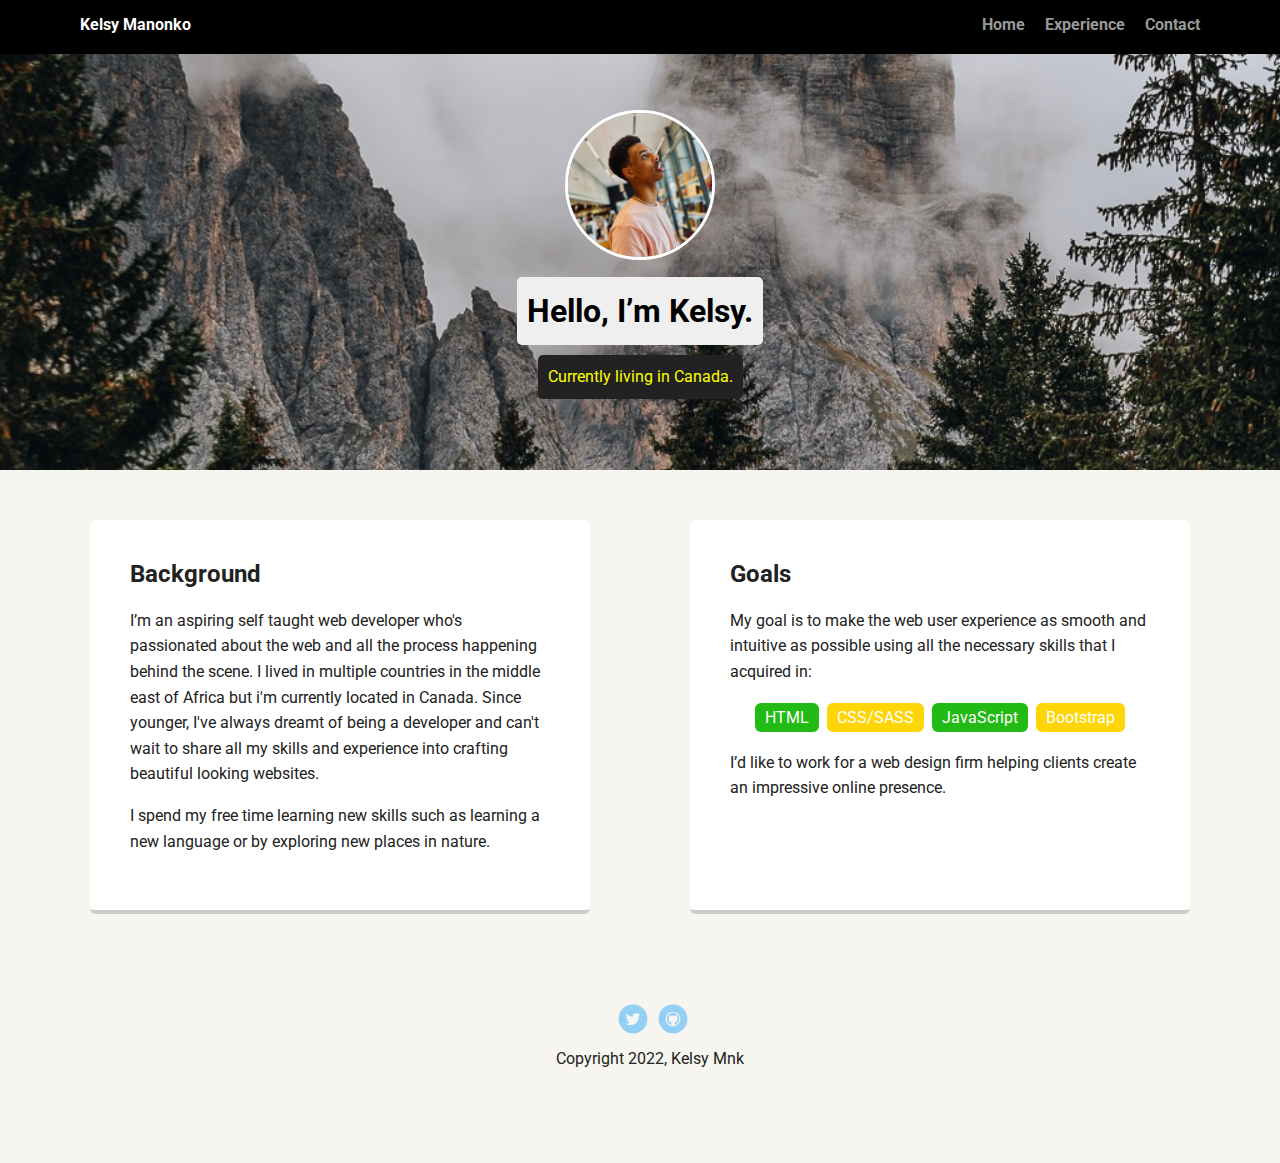
<file: index.html>
<!doctype html>
<html lang="en">
<head>
  <meta charset="utf-8">
  <title>Kelsy Mnk's Profile</title>
  <meta name="viewport" content="width=device-width, initial-scale=1.0">
  <link rel="stylesheet" href="styles.css">
  <link href="https://fonts.googleapis.com/css?family=Muli%7CRoboto:400,300,500,700,900" rel="stylesheet"></head>
  <body>

    <nav>
        <ul class="nav">
          <li class="name">Kelsy Manonko</li>
          <li><a href="index.html">Home</a></li>
          <li><a href="experience.html">Experience</a></li>
          <li><a href="Contact.html">Contact</a></li>
        </ul>
    </nav>

    <header>
      <img src="images/myprofile.jpeg" alt="A picture of myself" class="profile-image">
      <h1 class="tag name">Hello, I’m Kelsy.</h1>
      <p class="tag location">Currently living in Canada.</p>
    </header>

    <main class="flex">
      <section>
        <h2>Background</h2>
        <p>I’m an aspiring self taught web developer who's passionated about the web and all the process happening behind the scene. I lived in multiple countries in the middle east of Africa but i'm currently located in Canada. Since younger, I've always dreamt of being a developer and can't wait to share all my skills and experience into crafting beautiful looking websites.</p>
        <p>I spend my free time learning new skills such as learning a new language or by exploring new places in nature. </p>
      </section>

      <section>
        <h2>Goals</h2>
        <p>My goal is to make the web user experience as smooth and intuitive as possible using all the necessary skills that I acquired in: </p>
        <ul class="skills">
          <li>HTML</li>
          <li>CSS/SASS</li>
          <li>JavaScript</li>
          <li>Bootstrap</li>
          <!-- <li>React.JS</li> -->
        </ul>
        <p>I’d like to work for a web design firm helping clients create an impressive online presence.</p>
      </section>

    </main>
    <footer>
      <ul>
        <li><a href="https://twitter.com/KLC_Nft" class="social twitter">Twitter</a></li>
        <li><a href="https://github.com/ThHumvn" class="social github">Github</a></li>
      </ul>
      <p class="copyright">Copyright 2022, Kelsy Mnk</p>
    </footer>
  </body>
  </html>
</file>
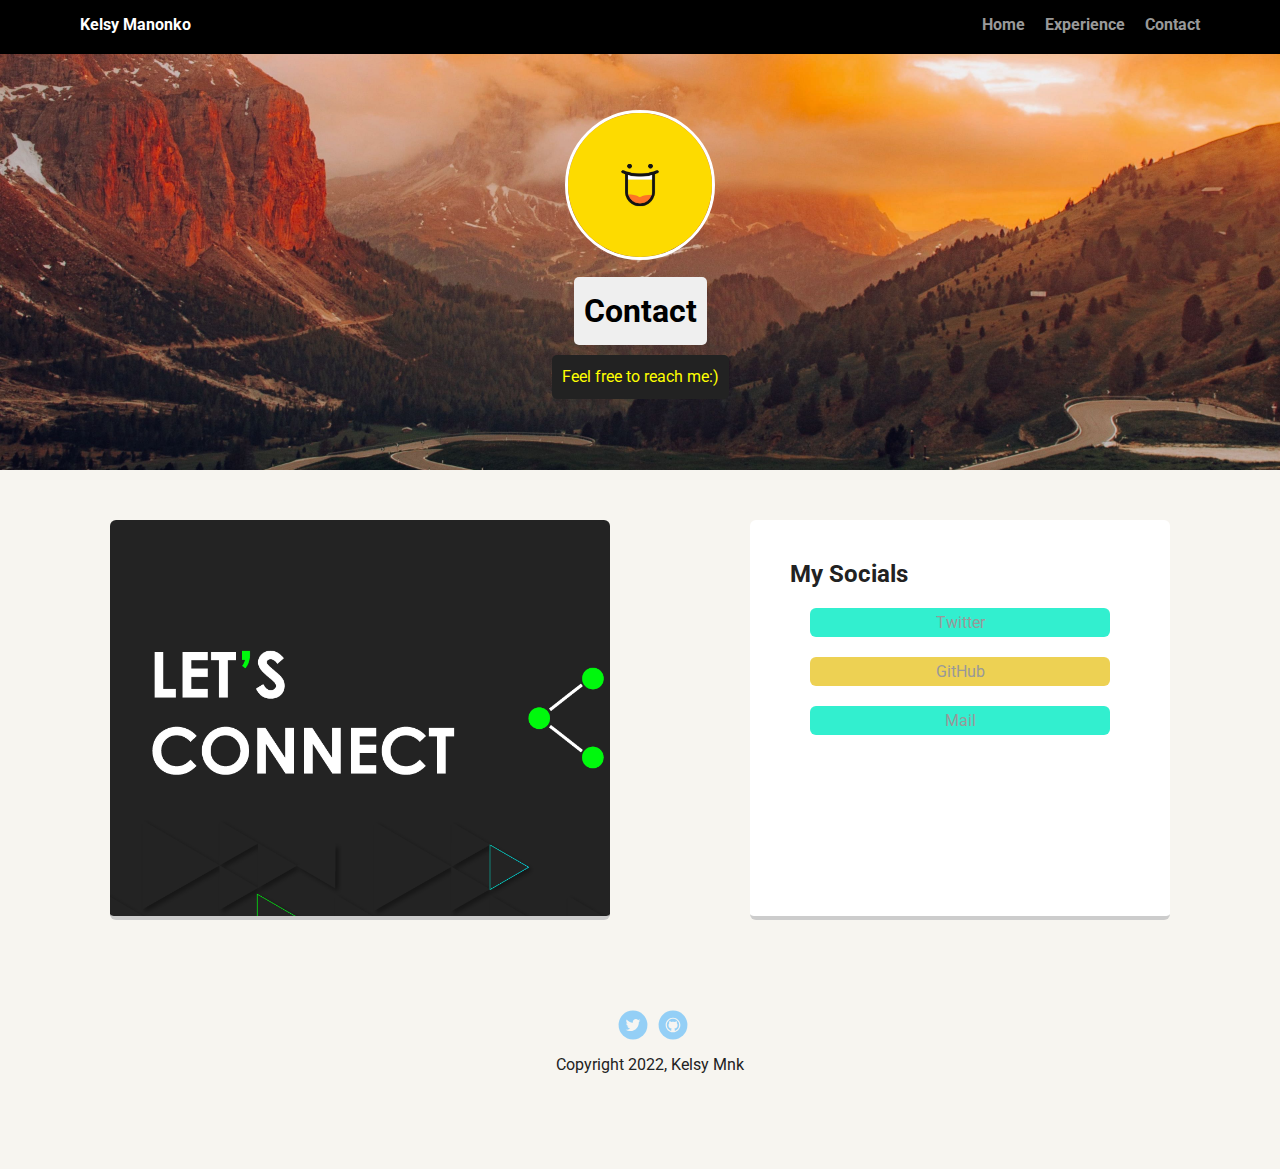
<file: Contact.html>
<!doctype html>
<html lang="en">
<head>
  <meta charset="utf-8">
  <title>Contact</title>
  <meta name="viewport" content="width=device-width, initial-scale=1.0">
  <link rel="stylesheet" href="styles.css">
  <link href="https://fonts.googleapis.com/css?family=Muli%7CRoboto:400,300,500,700,900" rel="stylesheet"></head>
  <body>

    <nav>
        <ul class="nav">
          <li class="name">Kelsy Manonko</li>
          <li><a href="index.html">Home</a></li>
          <li><a href="experience.html">Experience</a></li>
          <li><a href="Contact.html">Contact</a></li>
        </ul>
    </nav>

    <div class="newheader"> <header>
      <img src="images/Smile.jpeg" alt="A picture of a smile" class="profile1-image">
      <h1 class="tag name">Contact</h1>
      <p class="tag location">Feel free to reach me:)</p>
    </header> </div>

    <main class="flex">
      <div class="myinfo">
        <!--"let's connect" image-->
      </div> 

      <section>
        <h2>My Socials</h2>

        <ul class="mysocials">
          <li><a href="https://twitter.com/KLC_Nft">Twitter</a></li> 
          <li><a href="https://github.com/ThHumvn">GitHub</a></li> 
          <li><a href="mailto:mkelsy@icloud.com">Mail</a></li> 
          
        </ul>
        
      </section>

    </main>
    <footer>
      <ul>
        <li><a href="https://twitter.com/KLC_Nft" class="social twitter">Twitter</a></li>
        <li><a href="https://github.com/ThHumvn" class="social github">Github</a></li>
      </ul>
      <p class="copyright">Copyright 2022, Kelsy Mnk</p>
    </footer>
  </body>
  </html>
</file>
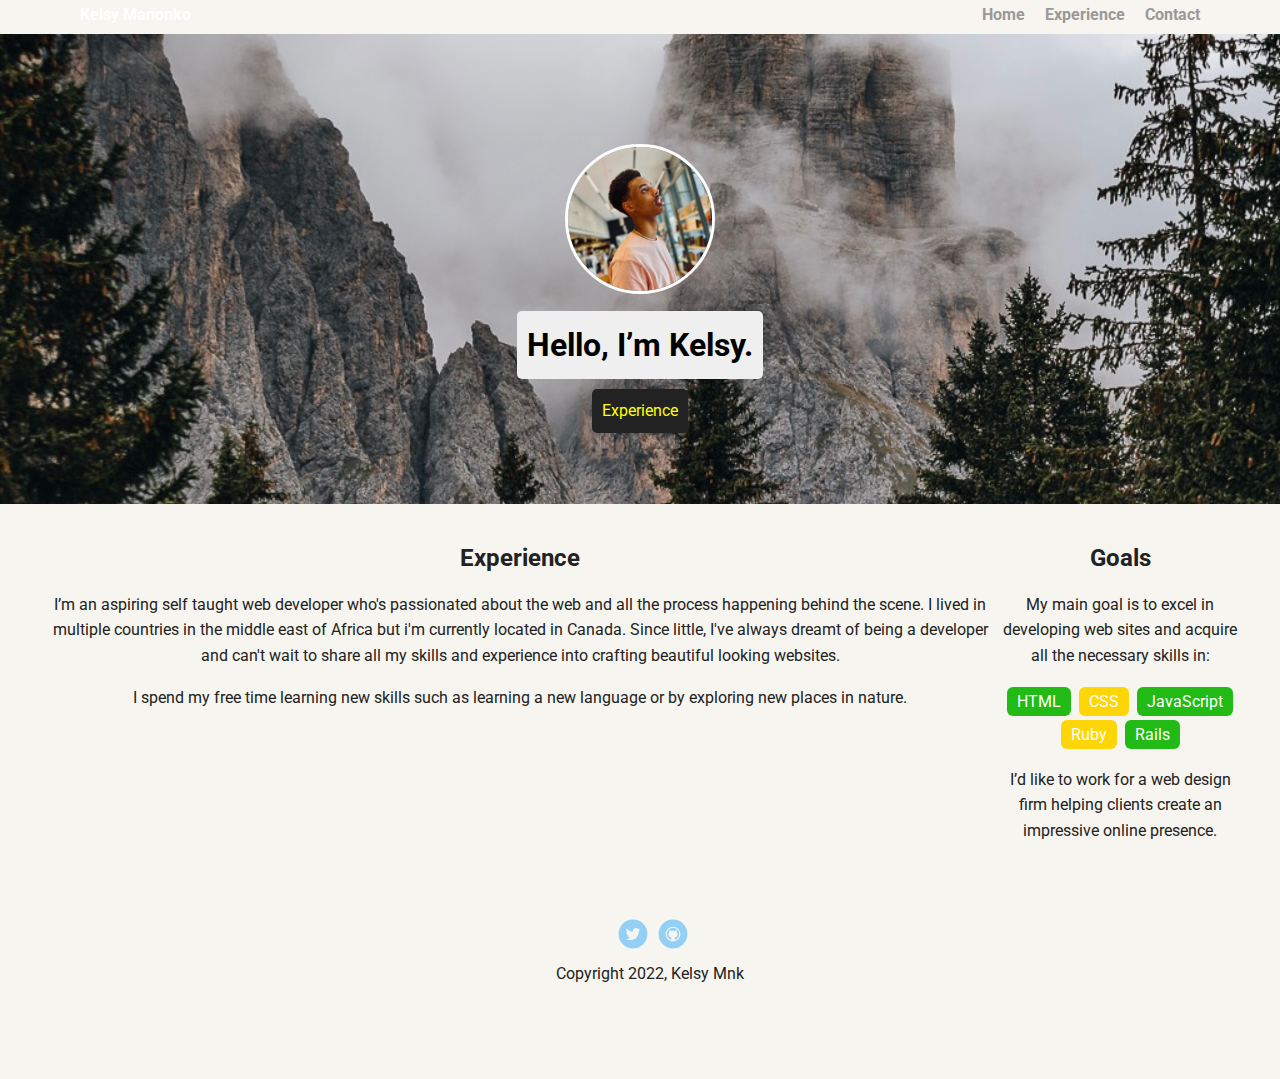
<file: experience.html>
<!doctype html>
<html lang="en">
<head>
  <meta charset="utf-8">
  <title>Experience</title>
  <meta name="viewport" content="width=device-width, initial-scale=1.0">
  <link rel="stylesheet" href="styles.css">
  <link href="https://fonts.googleapis.com/css?family=Muli%7CRoboto:400,300,500,700,900" rel="stylesheet"></head>
  <body>

    <div class="main-nav">
        <ul class="nav">
          <li class="name">Kelsy Manonko</li>
          <li><a href="index.html">Home</a></li>
          <li><a href="experience.html">Experience</a></li>
          <li><a href="Contact.html">Contact</a></li>
        </ul>
    </div>

    <header>
      <img src="images/myprofile.jpeg" alt="A picture of myself" class="profile-image">
      <h1 class="tag name">Hello, I’m Kelsy.</h1>
      <p class="tag location">Experience</p>
    </header>

    <main class="flex">
      <div class="card">
        <h2>Experience</h2>
        <p>I’m an aspiring self taught web developer who's passionated about the web and all the process happening behind the scene. I lived in multiple countries in the middle east of Africa but i'm currently located in Canada. Since little, I've always dreamt of being a developer and can't wait to share all my skills and experience into crafting beautiful looking websites.</p>
        <p>I spend my free time learning new skills such as learning a new language or by exploring new places in nature. </p>
      </div> 

      <div class="card">
        <h2>Goals</h2>
        <p>My main goal is to excel in developing web sites and acquire all the necessary skills in: </p>
        <ul class="skills">
          <li>HTML</li>
          <li>CSS</li>
          <li>JavaScript</li>
          <li>Ruby</li>
          <li>Rails</li>
        </ul>
        <p>I’d like to work for a web design firm helping clients create an impressive online presence.</p>
      </div> 

    </main>
    <footer>
      <ul>
        <li><a href="https://twitter.com/KLC_Nft" class="social twitter">Twitter</a></li>
        <li><a href="https://github.com/ThHumvn" class="social github">Github</a></li>
      </ul>
      <p class="copyright">Copyright 2022, Kelsy Mnk</p>
    </footer>
  </body>
  </html>
</file>
<file: styles.css>
/* Global Layout Set-up */
* { 
  box-sizing: border-box;
}
  
body {
  margin: 0;
  padding: 0;
  text-align: center;
  font-family: 'Roboto', sans-serif;
  color: #222;
  background: #f7f5f0;
}
/* Link Styles */

a {
  text-decoration: none;
  color: #999;
}
a:hover {
  color: #6633ff;
}

/* Section Styles */

nav {
  width: 100%;
  background: black;
  min-height: 30px;
  padding: 10px;
  position: fixed;
  text-align: center;
}
.nav {
  display: flex;
  justify-content: space-around;
  font-weight: 700;
  list-style-type: none;
  margin: 0 auto;
  padding: 0;
}

.nav .name {
    display: block;
    margin-right: auto;
    color: white;
}
.nav li {
  padding: 5px 10px 10px 10px;
}
.nav a {
  transition: all .5s;
}
.nav a:hover {
  color: white
}
/*New header*/

.newheader header {
  text-align: center;
  background: url('images/IMG_0337.jpeg') no-repeat top center ;
  background-size: cover;
  overflow: hidden;
  padding-top: 60px;
}


header {
  text-align: center;
  background: url('images/IMG_0338.jpg') no-repeat top center ;
  background-size: cover;
  overflow: hidden;
  padding-top: 60px;
}
header {
  line-height: 1.5;
}
/*New profile*/


header .profile1-image {
  margin-top: 50px;
  width: 150px;
  height: 150px;
  border-radius: 50%;
  border: 3px solid white;
  transition: all 0.7s;
}
header .profile1-image:hover {
  transform: scale(1.1) rotate(360deg);
  border-color: #0b6321;
}



header .profile-image {
  margin-top: 50px;
  width: 150px;
  height: 150px;
  border-radius: 50%;
  border: 3px solid white;
  transition: all .5s;
}
header .profile-image:hover {
  transform: scale(1.2) rotate(5deg);
  border-color: #0b6321;
}
.tag {
  background-color: #efefef;
  color: black;
  padding: 10px;
  border-radius: 5px;
  display: table;
  margin: 10px auto;
} 
.location {
  background-color: #222;
  color: yellow;
}


/*My info */


.myinfo {
  background: url('images/contact3.png');
  background-size: contain;
}
.myinfo:hover {
  border-color: #fddb01;
}
section {
  margin: 30px;
  padding: 20px 40px 40px;
  max-width: 500px;
  text-align: left;
  background: #fff;
  border-bottom: 4px solid #ccc;
  border-radius: 6px;
  transition: all .5s;
}
section:hover {
  border-color: #0b6321;
}

/*Experience*/

.experience {
  background: url('images/experience.png');
}

.experience, .myinfo {
  margin: 30px;
  max-width: 500px;
  height: 400px;
  background-size: cover;
  border-bottom: 4px solid #ccc;
  border-radius: 6px;
  transition: all .5s;
}
.experience:hover {
  border-color: #0b6321;
}

/*My socials*/



ul.mysocials {
  padding: 0;
  text-align: center;
}

.mysocials li {
  border-radius: 6px;
  display: block;
  width: 300px;
  background: #edd153;
  color: white;
  padding: 5px 10px;
  margin: 20px;
}

.mysocials li:nth-child(odd) {
  background: #32efcf;
}

ul.skills {
  padding: 0;
  text-align: center;
}

.skills li {
  border-radius: 6px;
  display: inline-block;
  background: #fed507;
  color: white;
  padding: 5px 10px;
  margin: 2px;
}

.skills li:nth-child(odd) {
  background: #22ba14;
}


footer {
  width: 100%;
  min-height: 30px;
  padding: 20px 0 40px 20px;
}

footer .copyright {
  top: -8px;
  font-size: .75em;
}

footer ul {
  list-style-type: none;
  margin: 0;
  padding: 0;
}

footer ul li {
  display: inline-block;
}

a.social {
  display: inline-block;
  text-indent: -9999px;
  margin-left: 5px;
  width: 30px;
  height: 30px;
  background-size: 30px 30px;
  opacity: .4;
  transition: all .5s;
}
a.twitter {
  background-image: url(images/twitter.svg);
}
a.linkedin {
  background-image: url(images/linkedin.svg);
}
a.github {
  background-image: url(images/github.svg);
}
a.social:hover {
  opacity: 1;
}
.clearfix {
  clear: both;
}

/* Styles for larger screens */
@media screen and (min-width: 720px) {
  
  .flex {
      display: -ms-flexbox;      /* TWEENER - IE 10 */
      display: flex; 
      max-width: 1200px;
      -ms-flex-pack: distribute;
      justify-content: space-around;
      margin: 0 auto;
  }

  .experience, .myinfo {
    width: 500px;
    padding: 20px 40px 40px;
  }

  header {
    min-height: 470px;
  }

  .nav {
    max-width: 1200px;
    padding: 0 30px;
  }


  main {
    padding-top: 20px;
  }

  main p {
    line-height: 1.6em;
  }

  footer {
    font-size: 1.3em;
    max-width: 1200px;
    margin: 40px auto;
  }

}
</file>
